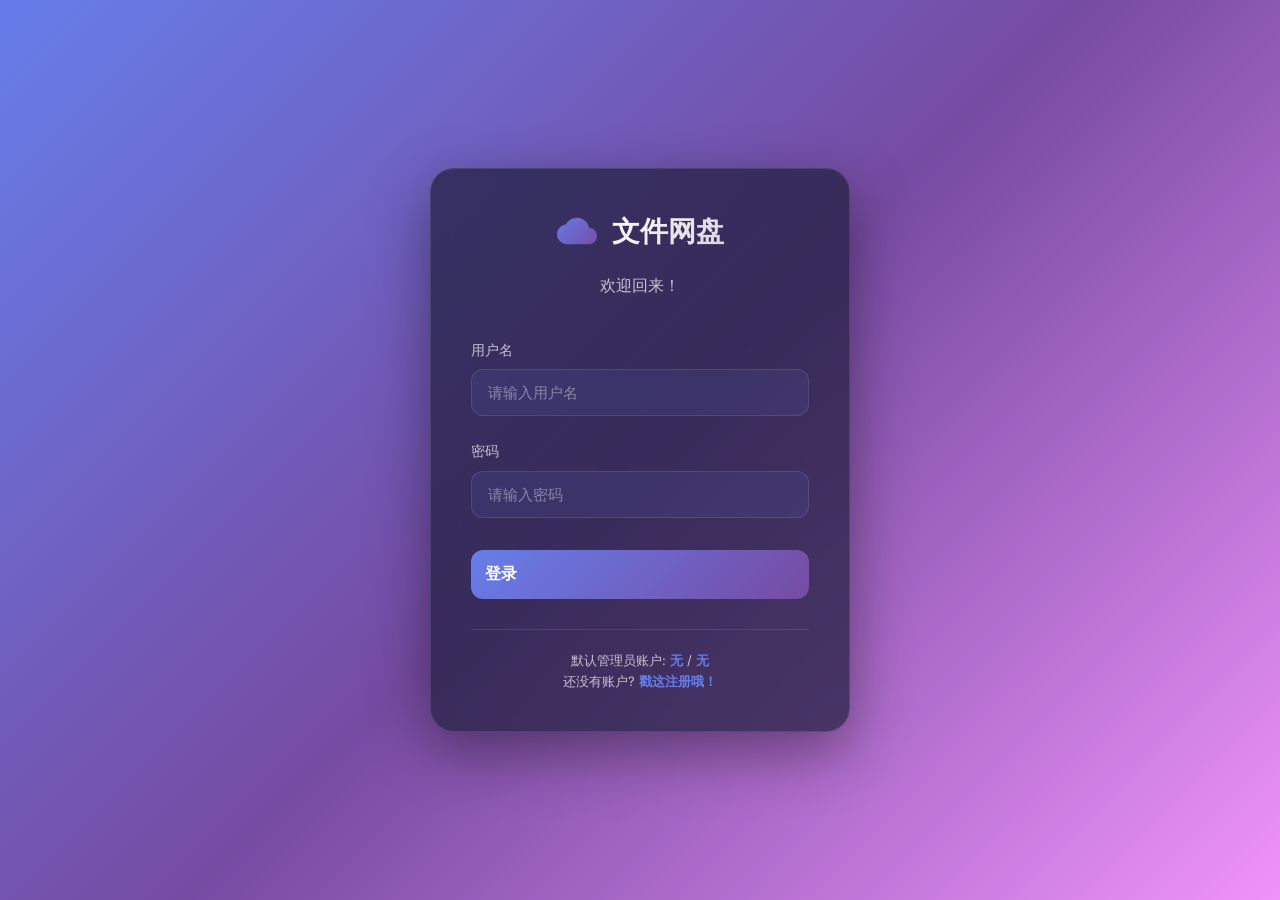
<file: templates/login.html>
<!DOCTYPE html>
<html lang="zh-CN">
<head>
    <meta charset="UTF-8">
    <meta name="viewport" content="width=device-width, initial-scale=1.0">
    <title>登录 - 文件网盘</title>
    <link rel="stylesheet" href="/static/css/style.css">
    <link href="https://fonts.googleapis.com/css2?family=Inter:wght@300;400;500;600;700&display=swap" rel="stylesheet">
</head>
<body>
    <div class="login-container">
        <div class="login-card">
            <div class="login-header">
                <div class="logo">
                    <svg class="logo-icon" viewBox="0 0 24 24" fill="none" xmlns="http://www.w3.org/2000/svg">
                        <path d="M19.35 10.04C18.67 6.59 15.64 4 12 4C9.11 4 6.6 5.64 5.35 8.04C2.34 8.36 0 10.91 0 14C0 17.31 2.69 20 6 20H19C21.76 20 24 17.76 24 15C24 12.36 21.95 10.22 19.35 10.04Z" fill="url(#logo-gradient)"/>
                        <defs>
                            <linearGradient id="logo-gradient" x1="0" y1="0" x2="24" y2="24" gradientUnits="userSpaceOnUse">
                                <stop stop-color="#667eea"/>
                                <stop offset="1" stop-color="#764ba2"/>
                            </linearGradient>
                        </defs>
                    </svg>
                    <h1>文件网盘</h1>
                </div>
                <p class="login-subtitle">欢迎回来！</p>
            </div>

            <form class="login-form" id="loginForm">
                <div class="form-group">
                    <label for="username">用户名</label>
                    <input 
                        type="text" 
                        id="username" 
                        name="username" 
                        class="form-input" 
                        placeholder="请输入用户名"
                        required
                        autocomplete="username"
                    >
                </div>

                <div class="form-group">
                    <label for="password">密码</label>
                    <input 
                        type="password" 
                        id="password" 
                        name="password" 
                        class="form-input" 
                        placeholder="请输入密码"
                        required
                        autocomplete="current-password"
                    >
                </div>

                <button type="submit" class="btn btn-login">
                    <span>登录</span>
                </button>
            </form>

            <div class="login-footer">
                <p class="login-info">
                    默认管理员账户: <strong>无</strong> / <strong>无</strong>
                </p>
                <p class="login-info">
                    还没有账户? <a href="/register" class="link">戳这注册哦！</a>
                </p>
            </div>
        </div>
    </div>

    <!-- 加载遮罩 -->
    <div class="loading-overlay" id="loadingOverlay">
        <div class="loading-spinner"></div>
        <p id="loadingText">登录中...</p>
    </div>

    <!-- 通知提示 -->
    <div class="notification" id="notification">
        <div class="notification-icon" id="notificationIcon"></div>
        <p id="notificationMessage"></p>
    </div>

    <script>
        // 登录表单处理
        const loginForm = document.getElementById('loginForm');
        const loadingOverlay = document.getElementById('loadingOverlay');
        const loadingText = document.getElementById('loadingText');
        const notification = document.getElementById('notification');
        const notificationMessage = document.getElementById('notificationMessage');
        const notificationIcon = document.getElementById('notificationIcon');

        loginForm.addEventListener('submit', async (e) => {
            e.preventDefault();
            
            const username = document.getElementById('username').value;
            const password = document.getElementById('password').value;

            showLoading('登录中...');

            try {
                const response = await fetch('/api/login', {
                    method: 'POST',
                    headers: {
                        'Content-Type': 'application/json'
                    },
                    body: JSON.stringify({ username, password })
                });

                const data = await response.json();

                if (data.success) {
                    showNotification('登录成功,正在跳转...', 'success');
                    setTimeout(() => {
                        window.location.href = '/';
                    }, 1000);
                } else {
                    showNotification(data.error || '登录失败', 'error');
                }
            } catch (error) {
                showNotification('登录失败: ' + error.message, 'error');
            } finally {
                hideLoading();
            }
        });

        // 显示加载遮罩
        function showLoading(text = '加载中...') {
            loadingText.textContent = text;
            loadingOverlay.classList.add('active');
        }

        // 隐藏加载遮罩
        function hideLoading() {
            loadingOverlay.classList.remove('active');
        }

        // 显示通知
        function showNotification(message, type = 'success') {
            notificationMessage.textContent = message;
            notification.className = `notification ${type}`;
            
            const icons = {
                success: '✅',
                error: '❌',
                warning: '⚠️'
            };
            
            notificationIcon.textContent = icons[type] || 'ℹ️';
            notification.classList.add('show');

            // 3秒后自动隐藏
            setTimeout(() => {
                notification.classList.remove('show');
            }, 3000);
        }
    </script>
</body>
</html>
</file>
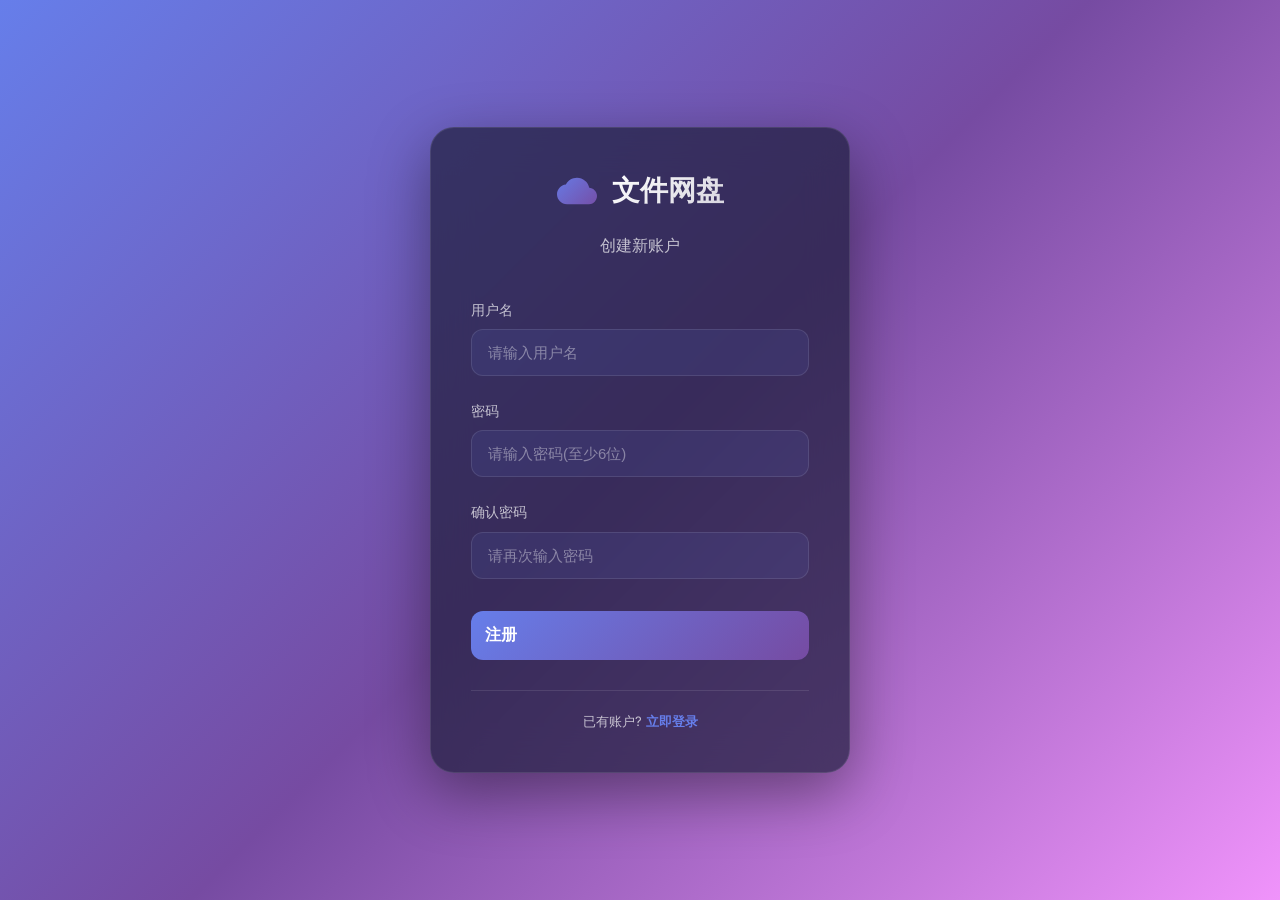
<file: templates/register.html>
<!DOCTYPE html>
<html lang="zh-CN">
<head>
    <meta charset="UTF-8">
    <meta name="viewport" content="width=device-width, initial-scale=1.0">
    <title>注册 - 文件网盘</title>
    <link rel="stylesheet" href="/static/css/style.css">
    <link href="https://fonts.googleapis.com/css2?family=Inter:wght@300;400;500;600;700&display=swap" rel="stylesheet">
</head>
<body>
    <div class="login-container">
        <div class="login-card">
            <div class="login-header">
                <div class="logo">
                    <svg class="logo-icon" viewBox="0 0 24 24" fill="none" xmlns="http://www.w3.org/2000/svg">
                        <path d="M19.35 10.04C18.67 6.59 15.64 4 12 4C9.11 4 6.6 5.64 5.35 8.04C2.34 8.36 0 10.91 0 14C0 17.31 2.69 20 6 20H19C21.76 20 24 17.76 24 15C24 12.36 21.95 10.22 19.35 10.04Z" fill="url(#logo-gradient)"/>
                        <defs>
                            <linearGradient id="logo-gradient" x1="0" y1="0" x2="24" y2="24" gradientUnits="userSpaceOnUse">
                                <stop stop-color="#667eea"/>
                                <stop offset="1" stop-color="#764ba2"/>
                            </linearGradient>
                        </defs>
                    </svg>
                    <h1>文件网盘</h1>
                </div>
                <p class="login-subtitle">创建新账户</p>
            </div>

            <form class="login-form" id="registerForm">
                <div class="form-group">
                    <label for="username">用户名</label>
                    <input 
                        type="text" 
                        id="username" 
                        name="username" 
                        class="form-input" 
                        placeholder="请输入用户名"
                        required
                        autocomplete="username"
                    >
                </div>

                <div class="form-group">
                    <label for="password">密码</label>
                    <input 
                        type="password" 
                        id="password" 
                        name="password" 
                        class="form-input" 
                        placeholder="请输入密码(至少6位)"
                        required
                        autocomplete="new-password"
                    >
                </div>

                <div class="form-group">
                    <label for="confirm_password">确认密码</label>
                    <input 
                        type="password" 
                        id="confirm_password" 
                        name="confirm_password" 
                        class="form-input" 
                        placeholder="请再次输入密码"
                        required
                        autocomplete="new-password"
                    >
                </div>

                <button type="submit" class="btn btn-login">
                    <span>注册</span>
                </button>
            </form>

            <div class="login-footer">
                <p class="login-info">
                    已有账户? <a href="/login" class="link">立即登录</a>
                </p>
            </div>
        </div>
    </div>

    <!-- 加载遮罩 -->
    <div class="loading-overlay" id="loadingOverlay">
        <div class="loading-spinner"></div>
        <p id="loadingText">注册中...</p>
    </div>

    <!-- 通知提示 -->
    <div class="notification" id="notification">
        <div class="notification-icon" id="notificationIcon"></div>
        <p id="notificationMessage"></p>
    </div>

    <script>
        // 注册表单处理
        const registerForm = document.getElementById('registerForm');
        const loadingOverlay = document.getElementById('loadingOverlay');
        const loadingText = document.getElementById('loadingText');
        const notification = document.getElementById('notification');
        const notificationMessage = document.getElementById('notificationMessage');
        const notificationIcon = document.getElementById('notificationIcon');

        registerForm.addEventListener('submit', async (e) => {
            e.preventDefault();
            
            const username = document.getElementById('username').value;
            const password = document.getElementById('password').value;
            const confirmPassword = document.getElementById('confirm_password').value;

            // 客户端验证
            if (password.length < 6) {
                showNotification('密码长度至少为6位', 'warning');
                return;
            }

            if (password !== confirmPassword) {
                showNotification('两次输入的密码不一致', 'warning');
                return;
            }

            showLoading('注册中...');

            try {
                const response = await fetch('/api/register', {
                    method: 'POST',
                    headers: {
                        'Content-Type': 'application/json'
                    },
                    body: JSON.stringify({ 
                        username, 
                        password, 
                        confirm_password: confirmPassword 
                    })
                });

                const data = await response.json();

                if (data.success) {
                    showNotification('注册成功,正在跳转到登录页面...', 'success');
                    setTimeout(() => {
                        window.location.href = '/login';
                    }, 1500);
                } else {
                    showNotification(data.error || '注册失败', 'error');
                }
            } catch (error) {
                showNotification('注册失败: ' + error.message, 'error');
            } finally {
                hideLoading();
            }
        });

        // 显示加载遮罩
        function showLoading(text = '加载中...') {
            loadingText.textContent = text;
            loadingOverlay.classList.add('active');
        }

        // 隐藏加载遮罩
        function hideLoading() {
            loadingOverlay.classList.remove('active');
        }

        // 显示通知
        function showNotification(message, type = 'success') {
            notificationMessage.textContent = message;
            notification.className = `notification ${type}`;
            
            const icons = {
                success: '✅',
                error: '❌',
                warning: '⚠️'
            };
            
            notificationIcon.textContent = icons[type] || 'ℹ️';
            notification.classList.add('show');

            // 3秒后自动隐藏
            setTimeout(() => {
                notification.classList.remove('show');
            }, 3000);
        }
    </script>
</body>
</html>
</file>
<file: static/css/style.css>
* {
    margin: 0;
    padding: 0;
    box-sizing: border-box;
}

:root {
    --primary-color: #667eea;
    --primary-dark: #764ba2;
    --accent-color: #f093fb;
    --bg-dark: #0f0f23;
    --bg-card: rgba(30, 30, 60, 0.7);
    --bg-card-hover: rgba(40, 40, 80, 0.8);
    --text-primary: #ffffff;
    --text-secondary: rgba(255, 255, 255, 0.7);
    --border-color: rgba(255, 255, 255, 0.1);
    --success-color: #10b981;
    --error-color: #ef4444;
    --warning-color: #f59e0b;
}

body {
    font-family: 'Inter', -apple-system, BlinkMacSystemFont, 'Segoe UI', sans-serif;
    background: linear-gradient(135deg, #667eea 0%, #764ba2 50%, #f093fb 100%);
    background-attachment: fixed;
    min-height: 100vh;
    color: var(--text-primary);
    line-height: 1.6;
}

.container {
    max-width: 1200px;
    margin: 0 auto;
    padding: 20px;
    min-height: 100vh;
    display: flex;
    flex-direction: column;
}

/* 头部样式 */
.header {
    background: var(--bg-card);
    backdrop-filter: blur(20px);
    border-radius: 20px;
    padding: 20px 30px;
    margin-bottom: 30px;
    border: 1px solid var(--border-color);
    box-shadow: 0 8px 32px rgba(0, 0, 0, 0.3);
}

.header-content {
    display: flex;
    justify-content: space-between;
    align-items: center;
}

.logo {
    display: flex;
    align-items: center;
    gap: 15px;
}

.logo-icon {
    width: 40px;
    height: 40px;
}

.logo h1 {
    font-size: 24px;
    font-weight: 700;
    background: linear-gradient(135deg, #fff 0%, rgba(255, 255, 255, 0.8) 100%);
    -webkit-background-clip: text;
    -webkit-text-fill-color: transparent;
    background-clip: text;
}

.header-actions {
    display: flex;
    gap: 10px;
}

/* 按钮样式 */
.btn {
    display: inline-flex;
    align-items: center;
    gap: 8px;
    padding: 10px 20px;
    border: none;
    border-radius: 12px;
    font-size: 14px;
    font-weight: 500;
    cursor: pointer;
    transition: all 0.3s ease;
    background: var(--bg-card);
    color: var(--text-primary);
    border: 1px solid var(--border-color);
    backdrop-filter: blur(10px);
}

.btn:hover {
    background: var(--bg-card-hover);
    transform: translateY(-2px);
    box-shadow: 0 4px 20px rgba(102, 126, 234, 0.3);
}

.btn:active {
    transform: translateY(0);
}

.btn-upload {
    background: linear-gradient(135deg, var(--primary-color) 0%, var(--primary-dark) 100%);
    border: none;
    font-weight: 600;
    font-size: 16px;
    padding: 12px 30px;
}

.btn-upload:hover {
    box-shadow: 0 6px 25px rgba(102, 126, 234, 0.5);
}

.btn-refresh {
    padding: 8px 16px;
}

/* 主要内容区域 */
.main-content {
    flex: 1;
    display: flex;
    flex-direction: column;
    gap: 30px;
}

/* 上传区域 */
.upload-section {
    background: var(--bg-card);
    backdrop-filter: blur(20px);
    border-radius: 20px;
    padding: 30px;
    border: 1px solid var(--border-color);
    box-shadow: 0 8px 32px rgba(0, 0, 0, 0.3);
}

.upload-zone {
    border: 2px dashed var(--border-color);
    border-radius: 16px;
    padding: 50px 30px;
    text-align: center;
    transition: all 0.3s ease;
    position: relative;
    background: rgba(102, 126, 234, 0.05);
}

.upload-zone:hover,
.upload-zone.dragover {
    border-color: var(--primary-color);
    background: rgba(102, 126, 234, 0.1);
    transform: scale(1.02);
}

.upload-icon {
    margin-bottom: 20px;
    color: var(--primary-color);
}

.upload-icon svg {
    animation: float 3s ease-in-out infinite;
}

@keyframes float {
    0%, 100% { transform: translateY(0); }
    50% { transform: translateY(-10px); }
}

.upload-text {
    font-size: 18px;
    font-weight: 600;
    margin-bottom: 8px;
    color: var(--text-primary);
}

.upload-hint {
    font-size: 14px;
    color: var(--text-secondary);
    margin-bottom: 20px;
}

.file-input {
    position: absolute;
    top: 0;
    left: 0;
    width: 100%;
    height: 100%;
    opacity: 0;
    cursor: pointer;
}

/* 文件列表区域 */
.files-section {
    background: var(--bg-card);
    backdrop-filter: blur(20px);
    border-radius: 20px;
    padding: 30px;
    border: 1px solid var(--border-color);
    box-shadow: 0 8px 32px rgba(0, 0, 0, 0.3);
}

.files-header {
    display: flex;
    justify-content: space-between;
    align-items: center;
    margin-bottom: 25px;
    padding-bottom: 20px;
    border-bottom: 1px solid var(--border-color);
}

.files-header h2 {
    font-size: 22px;
    font-weight: 600;
}

.stats {
    display: flex;
    gap: 20px;
}

.stat-item {
    font-size: 14px;
    color: var(--text-secondary);
}

.stat-item strong {
    color: var(--primary-color);
    font-weight: 600;
}

.files-container {
    min-height: 200px;
}

/* 文件卡片 */
.file-grid {
    display: grid;
    grid-template-columns: repeat(auto-fill, minmax(280px, 1fr));
    gap: 20px;
}

.file-card {
    background: rgba(102, 126, 234, 0.1);
    border: 1px solid var(--border-color);
    border-radius: 16px;
    padding: 20px;
    transition: all 0.3s ease;
    position: relative;
    overflow: hidden;
}

.file-card::before {
    content: '';
    position: absolute;
    top: 0;
    left: 0;
    right: 0;
    height: 3px;
    background: linear-gradient(90deg, var(--primary-color), var(--accent-color));
    opacity: 0;
    transition: opacity 0.3s ease;
}

.file-card:hover {
    transform: translateY(-5px);
    box-shadow: 0 10px 30px rgba(102, 126, 234, 0.3);
    border-color: var(--primary-color);
}

.file-card:hover::before {
    opacity: 1;
}

.file-icon {
    width: 60px;
    height: 60px;
    margin-bottom: 15px;
    display: flex;
    align-items: center;
    justify-content: center;
    background: linear-gradient(135deg, rgba(102, 126, 234, 0.2), rgba(118, 75, 162, 0.2));
    border-radius: 12px;
    font-size: 24px;
    font-weight: 700;
    color: var(--primary-color);
}

.file-name {
    font-size: 16px;
    font-weight: 600;
    margin-bottom: 8px;
    word-break: break-all;
    display: -webkit-box;
    -webkit-line-clamp: 2;
    -webkit-box-orient: vertical;
    overflow: hidden;
}

.file-info {
    display: flex;
    justify-content: space-between;
    font-size: 13px;
    color: var(--text-secondary);
    margin-bottom: 15px;
}

.file-actions {
    display: flex;
    gap: 10px;
}

.file-action-btn {
    flex: 1;
    padding: 8px;
    border: none;
    border-radius: 8px;
    font-size: 13px;
    font-weight: 500;
    cursor: pointer;
    transition: all 0.2s ease;
    display: flex;
    align-items: center;
    justify-content: center;
    gap: 5px;
}

.btn-download {
    background: rgba(16, 185, 129, 0.2);
    color: var(--success-color);
}

.btn-download:hover {
    background: rgba(16, 185, 129, 0.3);
}

.btn-delete {
    background: rgba(239, 68, 68, 0.2);
    color: var(--error-color);
}

.btn-delete:hover {
    background: rgba(239, 68, 68, 0.3);
}

/* 空状态 */
.empty-state {
    display: flex;
    flex-direction: column;
    align-items: center;
    justify-content: center;
    padding: 60px 20px;
    color: var(--text-secondary);
}

.empty-state svg {
    opacity: 0.3;
    margin-bottom: 20px;
}

.empty-state p {
    font-size: 16px;
    margin-bottom: 8px;
}

.empty-hint {
    font-size: 14px !important;
    opacity: 0.7;
}

/* 底部 */
.footer {
    text-align: center;
    padding: 30px 20px;
    color: var(--text-secondary);
    font-size: 14px;
}

/* 加载遮罩 */
.loading-overlay {
    position: fixed;
    top: 0;
    left: 0;
    right: 0;
    bottom: 0;
    background: rgba(15, 15, 35, 0.9);
    backdrop-filter: blur(10px);
    display: none;
    justify-content: center;
    align-items: center;
    flex-direction: column;
    z-index: 1000;
    gap: 20px;
}

.loading-overlay.active {
    display: flex;
}

.loading-spinner {
    width: 50px;
    height: 50px;
    border: 3px solid var(--border-color);
    border-top-color: var(--primary-color);
    border-radius: 50%;
    animation: spin 1s linear infinite;
}

@keyframes spin {
    to { transform: rotate(360deg); }
}

.loading-overlay p {
    font-size: 16px;
    color: var(--text-primary);
}

/* 通知提示 */
.notification {
    position: fixed;
    top: 30px;
    right: 30px;
    background: var(--bg-card);
    backdrop-filter: blur(20px);
    border: 1px solid var(--border-color);
    border-radius: 12px;
    padding: 15px 20px;
    display: none;
    align-items: center;
    gap: 12px;
    box-shadow: 0 8px 32px rgba(0, 0, 0, 0.3);
    z-index: 1001;
    max-width: 350px;
    animation: slideIn 0.3s ease;
}

@keyframes slideIn {
    from {
        transform: translateX(400px);
        opacity: 0;
    }
    to {
        transform: translateX(0);
        opacity: 1;
    }
}

.notification.show {
    display: flex;
}

.notification.success {
    border-left: 4px solid var(--success-color);
}

.notification.error {
    border-left: 4px solid var(--error-color);
}

.notification.warning {
    border-left: 4px solid var(--warning-color);
}

.notification-icon {
    font-size: 20px;
}

.notification p {
    font-size: 14px;
    color: var(--text-primary);
}

/* 登录页面样式 */
.login-container {
    display: flex;
    justify-content: center;
    align-items: center;
    min-height: 100vh;
    padding: 20px;
    background: linear-gradient(135deg, #667eea 0%, #764ba2 50%, #f093fb 100%);
    background-attachment: fixed;
}

.login-card {
    background: var(--bg-card);
    backdrop-filter: blur(20px);
    border-radius: 24px;
    padding: 40px;
    width: 100%;
    max-width: 420px;
    border: 1px solid var(--border-color);
    box-shadow: 0 20px 60px rgba(0, 0, 0, 0.4);
}

.login-header {
    text-align: center;
    margin-bottom: 40px;
}

.login-header .logo {
    justify-content: center;
    margin-bottom: 20px;
}

.login-header h1 {
    font-size: 28px;
    font-weight: 700;
    background: linear-gradient(135deg, #fff 0%, rgba(255, 255, 255, 0.8) 100%);
    -webkit-background-clip: text;
    -webkit-text-fill-color: transparent;
    background-clip: text;
}

.login-subtitle {
    font-size: 16px;
    color: var(--text-secondary);
    margin-top: 10px;
}

/* 登录表单 */
.login-form {
    display: flex;
    flex-direction: column;
    gap: 24px;
}

.form-group {
    display: flex;
    flex-direction: column;
    gap: 8px;
}

.form-group label {
    font-size: 14px;
    font-weight: 500;
    color: var(--text-secondary);
}

.form-input {
    padding: 14px 16px;
    border: 1px solid var(--border-color);
    border-radius: 12px;
    background: rgba(102, 126, 234, 0.1);
    color: var(--text-primary);
    font-size: 15px;
    transition: all 0.3s ease;
    outline: none;
}

.form-input::placeholder {
    color: rgba(255, 255, 255, 0.4);
}

.form-input:focus {
    border-color: var(--primary-color);
    background: rgba(102, 126, 234, 0.15);
    box-shadow: 0 0 0 3px rgba(102, 126, 234, 0.2);
}

.btn-login {
    width: 100%;
    padding: 14px;
    background: linear-gradient(135deg, var(--primary-color) 0%, var(--primary-dark) 100%);
    border: none;
    border-radius: 12px;
    font-size: 16px;
    font-weight: 600;
    color: white;
    cursor: pointer;
    transition: all 0.3s ease;
    margin-top: 8px;
}

.btn-login:hover {
    transform: translateY(-2px);
    box-shadow: 0 8px 25px rgba(102, 126, 234, 0.5);
}

.btn-login:active {
    transform: translateY(0);
}

.login-footer {
    text-align: center;
    margin-top: 30px;
    padding-top: 20px;
    border-top: 1px solid var(--border-color);
}

.login-info {
    font-size: 13px;
    color: var(--text-secondary);
}

.login-info strong {
    color: var(--primary-color);
    font-weight: 600;
}

.link {
    color: var(--primary-color);
    text-decoration: none;
    font-weight: 600;
    transition: all 0.3s ease;
}

.link:hover {
    color: var(--accent-color);
    text-decoration: underline;
}

/* 用户信息显示 */
.user-info {
    display: flex;
    align-items: center;
    gap: 12px;
    padding: 8px 16px;
    background: rgba(102, 126, 234, 0.1);
    border-radius: 12px;
    border: 1px solid var(--border-color);
}

.username {
    font-size: 14px;
    font-weight: 600;
    color: var(--text-primary);
}

.btn-logout {
    padding: 6px 12px;
    background: rgba(239, 68, 68, 0.2);
    color: var(--error-color);
    border: none;
}

.btn-logout:hover {
    background: rgba(239, 68, 68, 0.3);
}

/* 响应式设计 */
@media (max-width: 768px) {
    .container {
        padding: 15px;
    }

    .header {
        padding: 15px 20px;
    }

    .header-content {
        flex-direction: column;
        gap: 15px;
    }

    .logo h1 {
        font-size: 20px;
    }

    .upload-section,
    .files-section {
        padding: 20px;
    }

    .upload-zone {
        padding: 30px 20px;
    }

    .upload-text {
        font-size: 16px;
    }

    .btn-upload {
        font-size: 14px;
        padding: 10px 24px;
    }

    .file-grid {
        grid-template-columns: 1fr;
    }

    .notification {
        right: 15px;
        left: 15px;
        max-width: none;
    }
}

/* 滚动条样式 */
::-webkit-scrollbar {
    width: 8px;
}

::-webkit-scrollbar-track {
    background: rgba(30, 30, 60, 0.3);
    border-radius: 4px;
}

::-webkit-scrollbar-thumb {
    background: linear-gradient(180deg, var(--primary-color), var(--primary-dark));
    border-radius: 4px;
}

::-webkit-scrollbar-thumb:hover {
    background: linear-gradient(180deg, var(--primary-dark), var(--accent-color));
}
</file>
